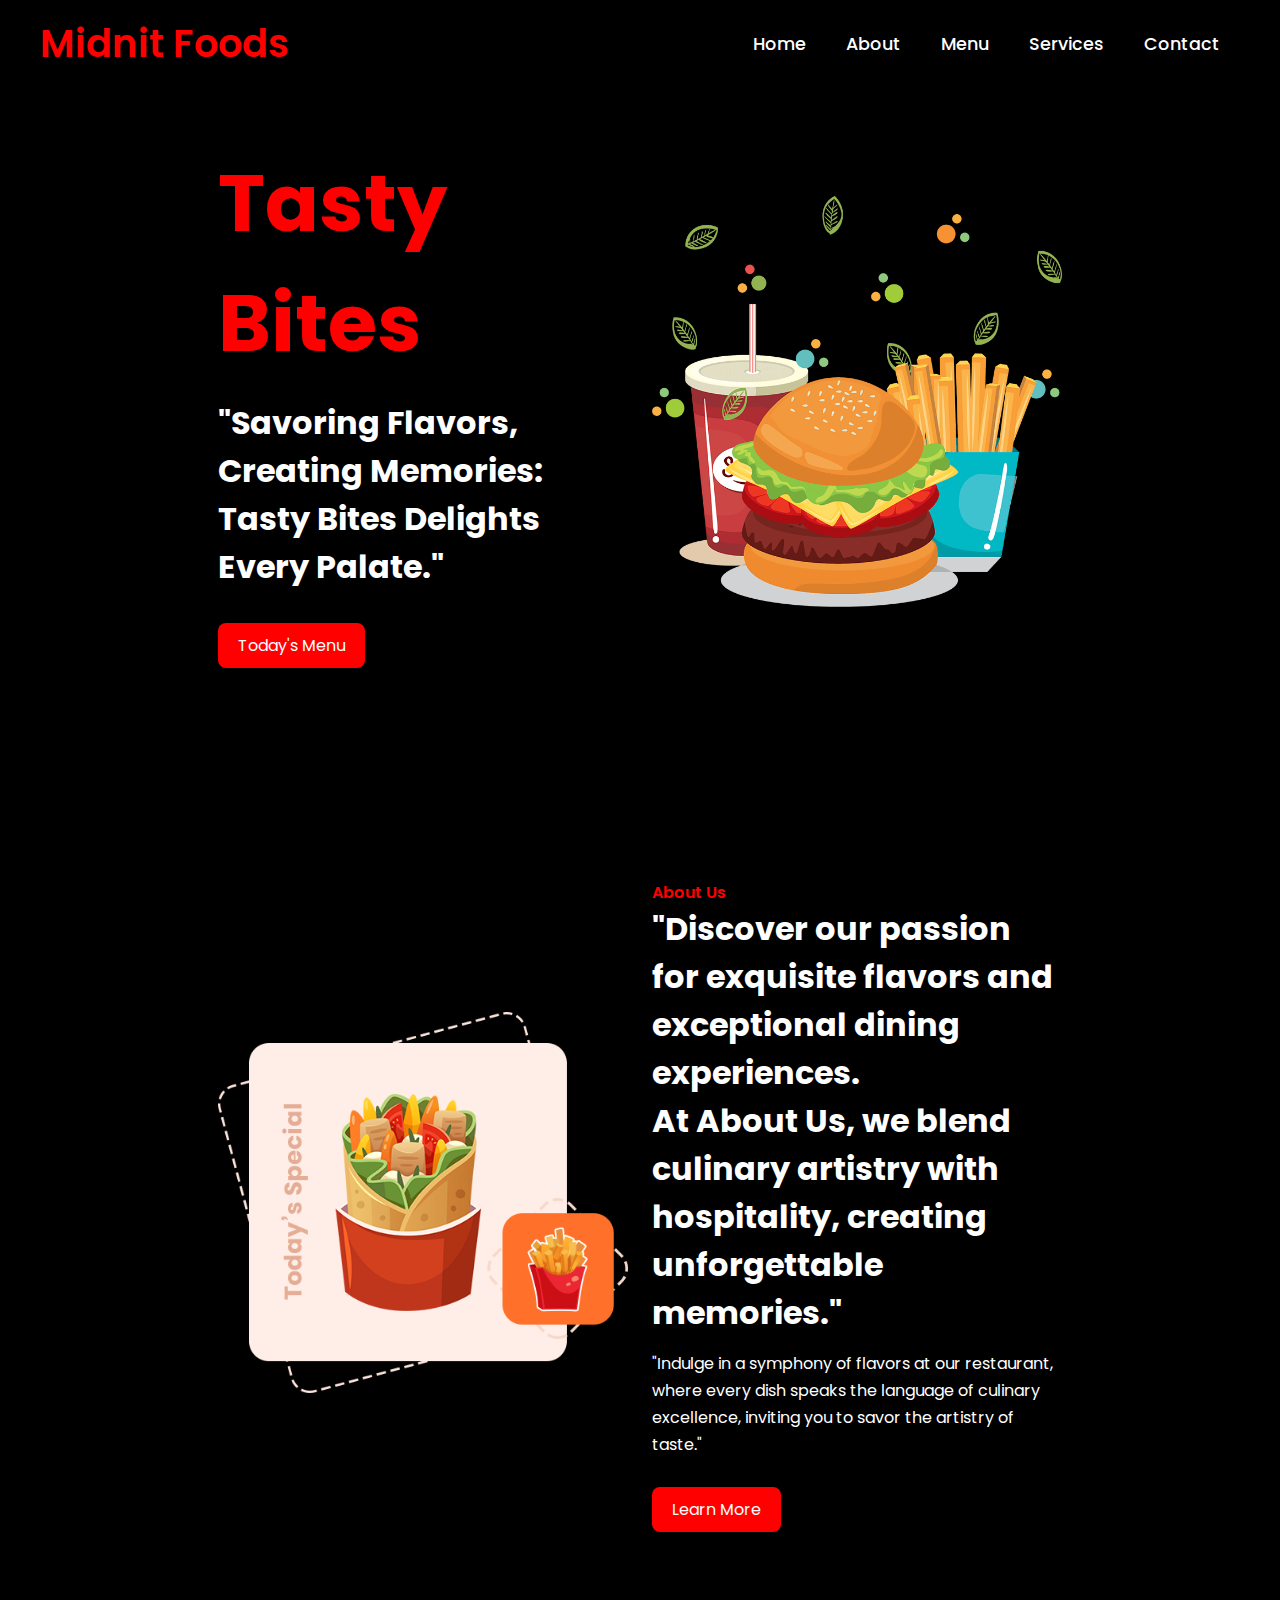
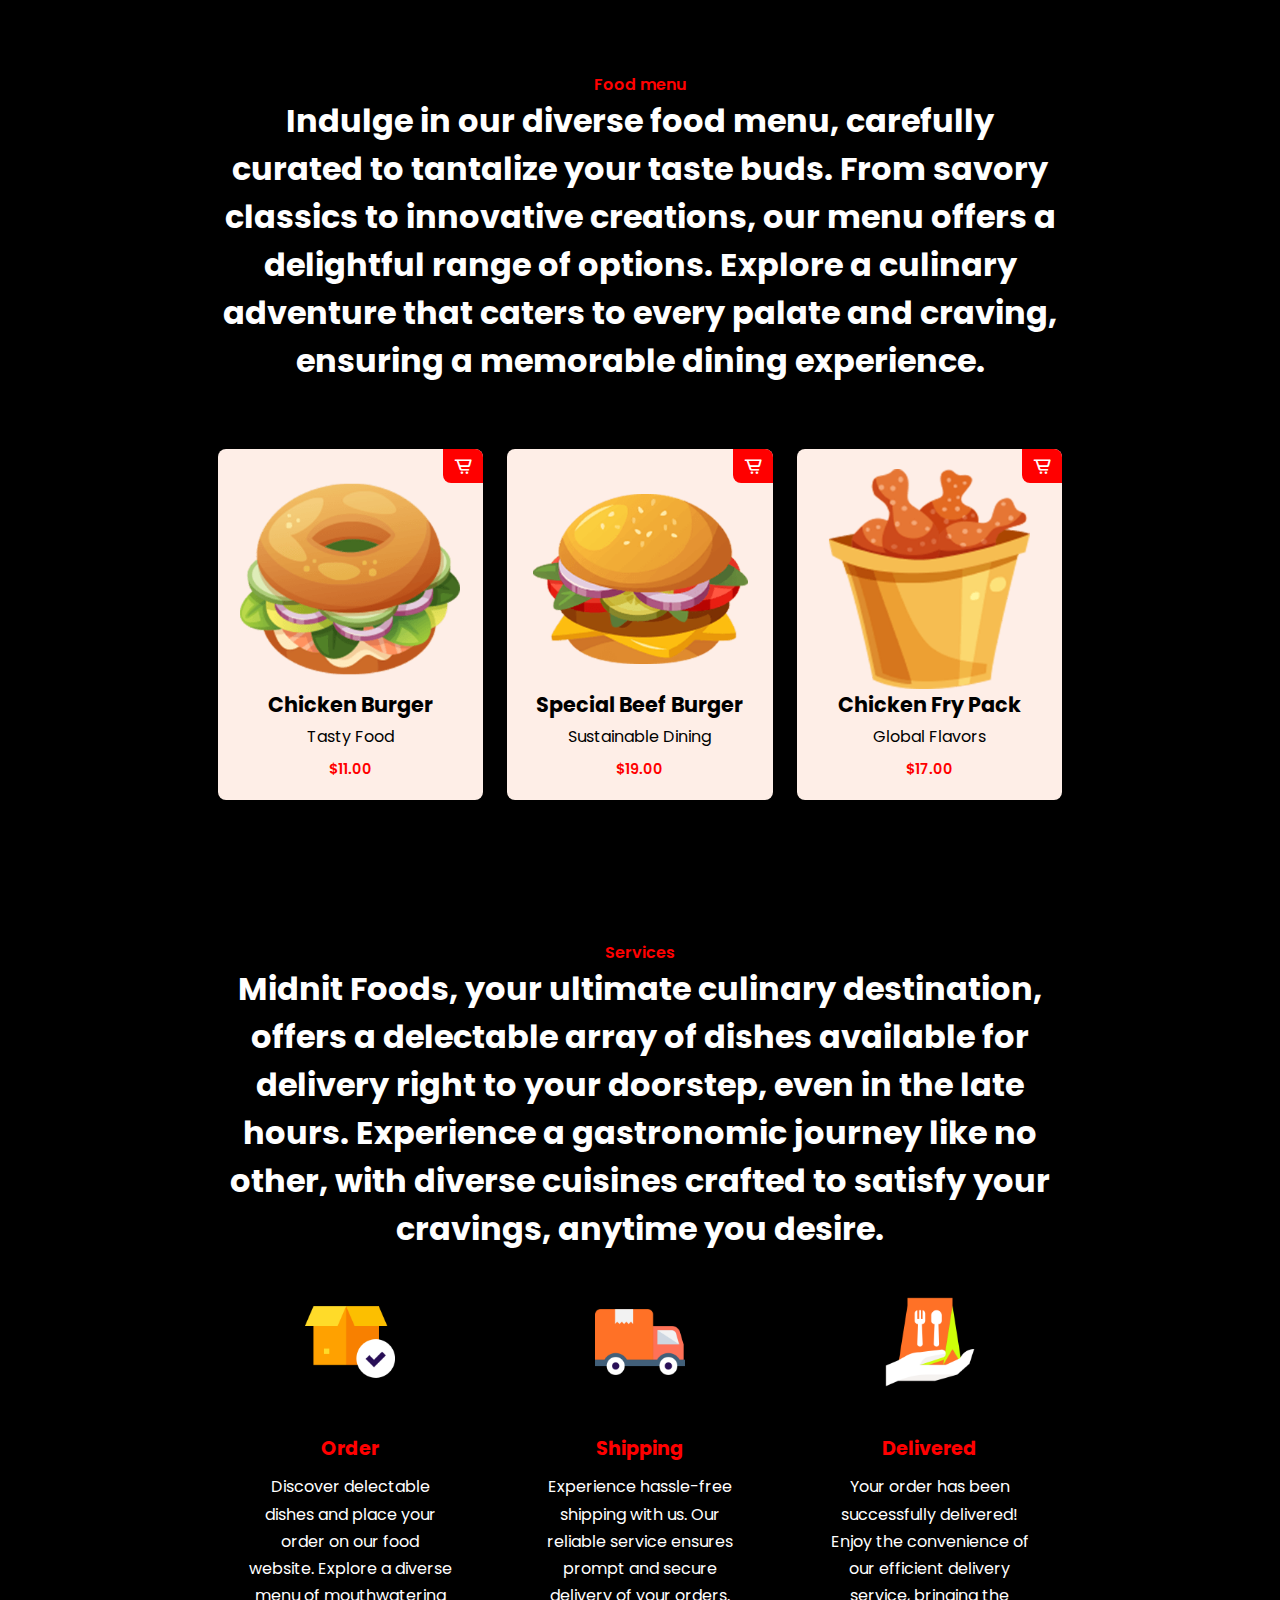
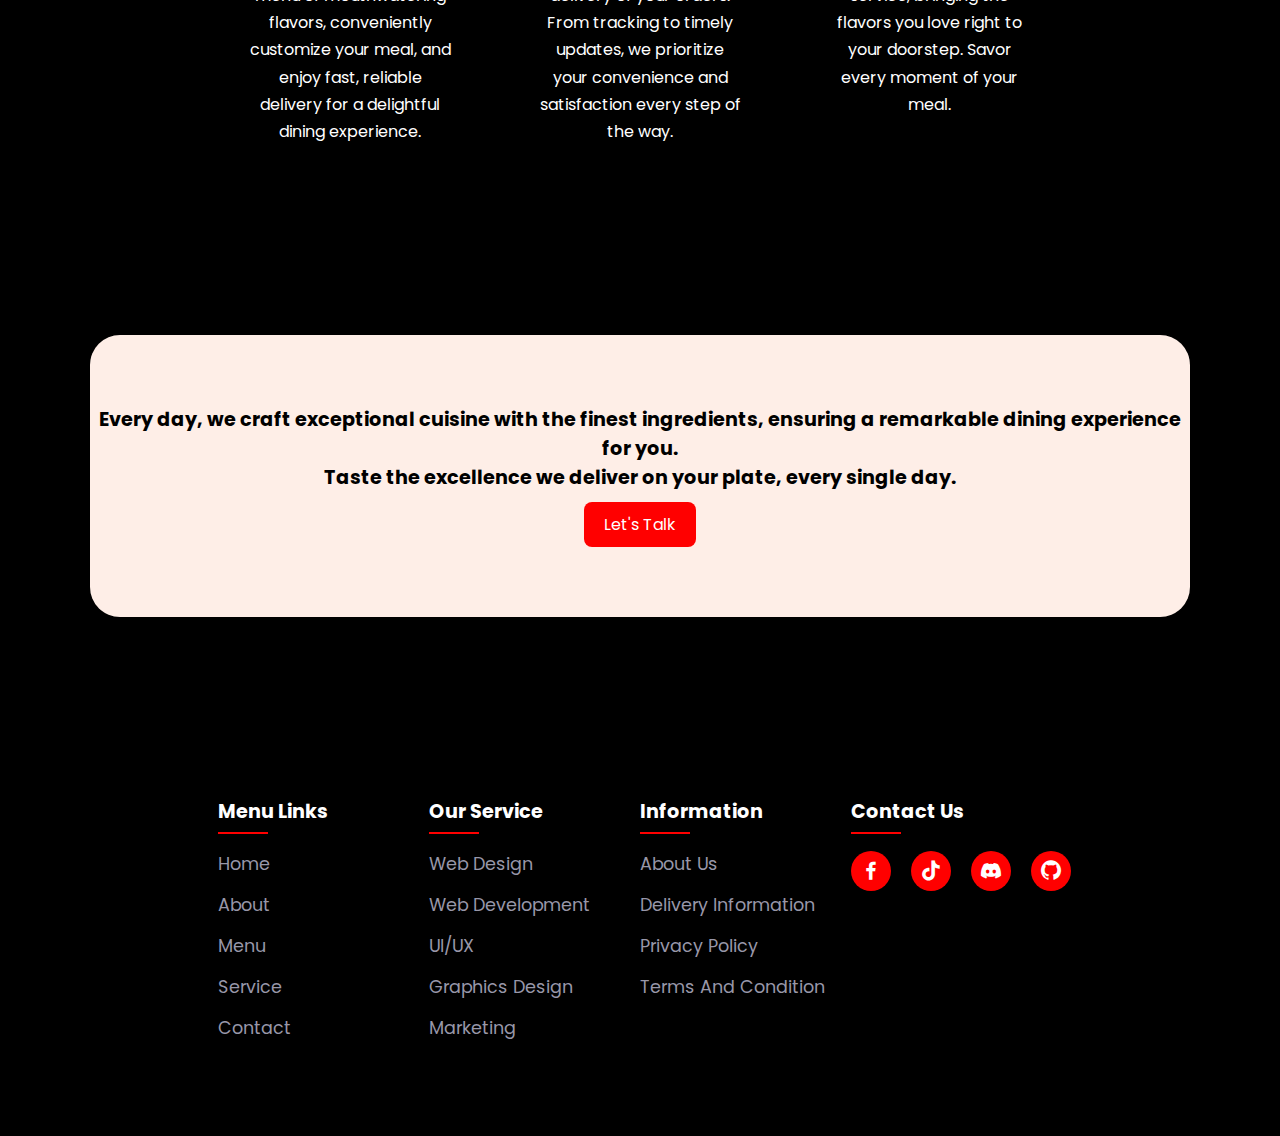
<file: index.html>
<!DOCTYPE html>
<html lang="en">
<head>
    <meta charset="UTF-8">
    <meta name="viewport" content="width=device-width, initial-scale=1.0">
    <title>§^_MIDNIT Foods</title>
    <link rel="stylesheet" href="style.css">

        <link rel="stylesheet"
    href="https://unpkg.com/boxicons@latest/css/boxicons.min.css">

    <link rel="preconnect" href="https://fonts.googleapis.com">
    <link rel="preconnect" href="https://fonts.gstatic.com" crossorigin>
    <link href="https://fonts.googleapis.com/css2?family=Alegreya+Sans+SC:wght@300&family=Poppins:wght@100;200;300;400;500;600;700;800;900&display=swap" rel="stylesheet">
</head>
<body>
    
    <header>
        <a href="#" class="logo">Midnit Foods</a>
        <div class="bx bx-menu" id="menu-icon"></div>

        <ul class="navbar">
            <li><a href="#home">Home</a></li>
            <li><a href="#about">About</a></li>
            <li><a href="#menu">Menu</a></li>
            <li><a href="#services">Services</a></li>
            <li><a href="#contact">Contact</a></li>
        </ul>
    </header>


    <!-----------home start---------->
    <section class="home" id="home">
        <div class="home-text">
            <h1>Tasty Bites</h1>
            <h2>"Savoring Flavors, Creating Memories:<br> Tasty Bites Delights Every Palate."</h2>
            <a href="total.html" class="btn">Today's Menu</a>

        </div>
        <div class="home-img">
            <img src="img/home.png" alt="home">
        </div>
    </section>

    <!-----------about start---------->

    <section class="about" id="about">
        <div class="about-img">
            <img src="img/about.png" alt="about">

        </div>
        <div class="about-text">
            <span>About Us</span>
            <h2>"Discover our passion for exquisite flavors and exceptional dining experiences.<br> At About Us, we blend culinary artistry with hospitality, creating unforgettable memories."</h2>
            <p>"Indulge in a symphony of flavors at our restaurant, where every dish speaks the language of culinary excellence, inviting you to savor the artistry of taste."</p>
                 <a href="#" class="btn">Learn More</a>
        </div>

    </section>

    <!-----------menu start---------->

    <section class="menu" id="menu">
        <div class="heading">
            <span>Food menu</span>
            <h2>Indulge in our diverse food menu, carefully curated to tantalize your taste buds. From savory classics to innovative creations, our menu offers a delightful range of options. Explore a culinary adventure that caters to every palate and craving, ensuring a memorable dining experience.</h2>
        </div>
        <div class="menu-container">
            <div class="box">
                <div class="box-img">
                    <img src="img/food1.png" alt="#">
                </div>
                <h2>Chicken Burger</h2>
                <h3>Tasty Food</h3>
                <span>$11.00</span>
                <i class='bx bx-cart-alt'></i>
            </div>

             <div class="box">
                <div class="box-img">
                    <img src="img/food2.png" alt="#">
                </div>
                <h2>Special Beef Burger</h2>
                <h3>Sustainable Dining</h3>
                <span>$19.00</span>
                <i class='bx bx-cart-alt'></i>
            </div>

             <div class="box">
                <div class="box-img">
                    <img src="img/food3.png" alt="#">
                </div>
                <h2>Chicken Fry Pack</h2>
                <h3>Global Flavors</h3>
                <span>$17.00</span>
                <i class='bx bx-cart-alt'></i>
            </div>
        </div>
    </section>

    <!-----------service start---------->

    <section class="services" id="services"> 
        <div class="heading">
            <span>Services</span>
            <h2>Midnit Foods, your ultimate culinary destination, offers a delectable array of dishes available for delivery right to your doorstep, even in the late hours. Experience a gastronomic journey like no other, with diverse cuisines crafted to satisfy your cravings, anytime you desire.</h2>
        </div>
        <div class="service-container">
            <div class="s-box">
                <img src="img/s1.png" alt="#">
                <h3>Order</h3>
                <p>Discover delectable dishes and place your order on our food website. Explore a diverse menu of mouthwatering flavors, conveniently customize your meal, and enjoy fast, reliable delivery for a delightful dining experience.</p>
            </div>

            <div class="s-box">
                <img src="img/s2.png" alt="#">
                <h3>Shipping</h3>
                <p>Experience hassle-free shipping with us. Our reliable service ensures prompt and secure delivery of your orders. From tracking to timely updates, we prioritize your convenience and satisfaction every step of the way.</p>
            </div>

            <div class="s-box">
                <img src="img/s3.png" alt="#">
                <h3>Delivered</h3>
                <p>Your order has been successfully delivered! Enjoy the convenience of our efficient delivery service, bringing the flavors you love right to your doorstep. Savor every moment of your meal.</p>
            </div>
        </div>
    </section>


    <!-----------call to action---------->

    <section class="cta">
        <h2>Every day, we craft exceptional cuisine with the finest ingredients, ensuring a remarkable dining experience for you.<br> Taste the excellence we deliver on your plate, every single day.</h2>
        <a href="#" class="btn">Let's Talk</a>
    </section>

        <!-----------footer start---------->
    <section id="contact">
        <div class="footer">
            <div class="main">
                <div class="col">
                    <h4>Menu Links</h4>
                    <ul>
                        <li><a href="#">Home</a></li>
                        <li><a href="#">About</a></li>
                        <li><a href="#">Menu</a></li>
                        <li><a href="#">Service</a></li>
                        <li><a href="#">Contact</a></li>
                    </ul>
                </div>

                <div class="col">
                    <h4>Our Service</h4>
                    <ul>
                        <li><a href="design.html">Web Design</a></li>
                        <li><a href="Web Dev.html">Web Development</a></li>
                        <li><a href="UI.html">UI/UX</a></li>
                        <li><a href="graphics.html">Graphics Design</a></li>
                        <li><a href="market.html">Marketing</a></li>
                    </ul>
                </div>

                <div class="col">
                    <h4>Information</h4>
                    <ul>
                        <li><a href="Port.html">About Us</a></li>
                        <li><a href="#">Delivery Information</a></li>
                        <li><a href="#">Privacy Policy</a></li>
                        <li><a href="#">Terms and Condition</a></li>

                    </ul>
                </div>

                <div class="col">
                    <h4>Contact Us</h4>
                    <div class="social">
                        <a href="https://www.facebook.com/profile.php?id=100090561761803"><i class='bx bxl-facebook'></i></a>
                        <a href="https://www.tiktok.com/@_midnit"><i class='bx bxl-tiktok' ></i></a>
                        <a href="https://discord.com/login"><i class='bx bxl-discord-alt' ></i></a>
                        <a href="https://github.com/MidnitAsasin101x"><i class='bx bxl-github' ></i></a>
                    </div>
                </div>
            </div>
        </div>
    </section>

    <!-----------Java Script---------->
    <script src="script.js"></script>
</body>
</html>
</file>
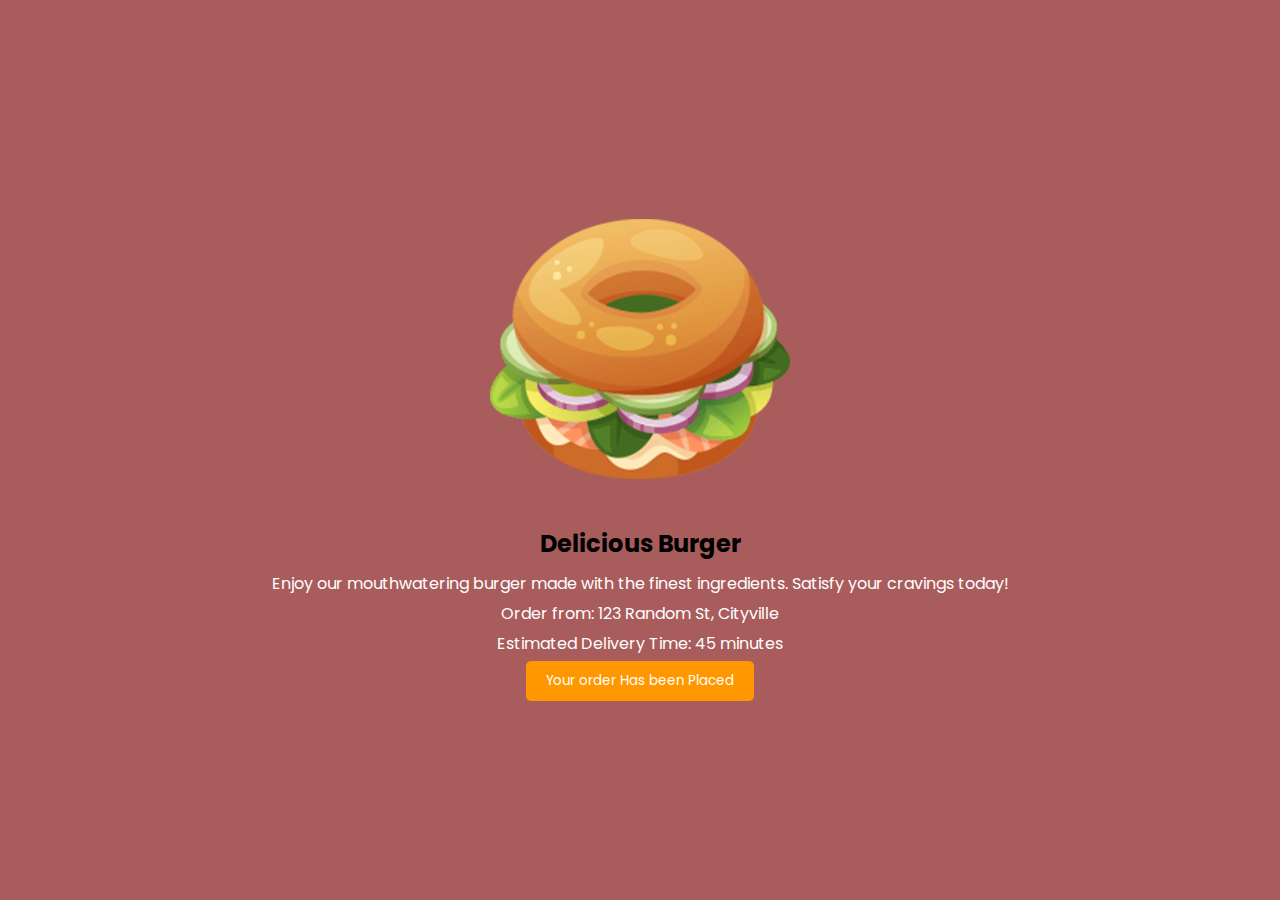
<file: burger.html>
<!DOCTYPE html>
<html lang="en">
<head>
    <meta charset="UTF-8">
    <meta name="viewport" content="width=device-width, initial-scale=1.0">
    <link rel="stylesheet" href="burgers.css">
    <title>Burger Order</title>
    
    <link rel="preconnect" href="https://fonts.googleapis.com">
    <link rel="preconnect" href="https://fonts.gstatic.com" crossorigin>
    <link href="https://fonts.googleapis.com/css2?family=Alegreya+Sans+SC:wght@300&family=Poppins:wght@100;200;300;400;500;600;700;800;900&display=swap" rel="stylesheet">
</head>
<body>
    <div class="container">
        <div class="burger">
            <img src="img/food1.png" alt="Chicken Burger">
            <h2>Delicious Burger</h2>
            <p>Enjoy our mouthwatering burger made with the finest ingredients. Satisfy your cravings today!</p>
            <p>Order from: <span id="address">123 Random St, Cityville</span></p>
            <p>Estimated Delivery Time: <span id="time">45 minutes</span></p>
            <a href="complete.html"></a>
            <button class="order-button">Your order Has been Placed</button>
        </div>
    </div>
</body>
</html>
</file>
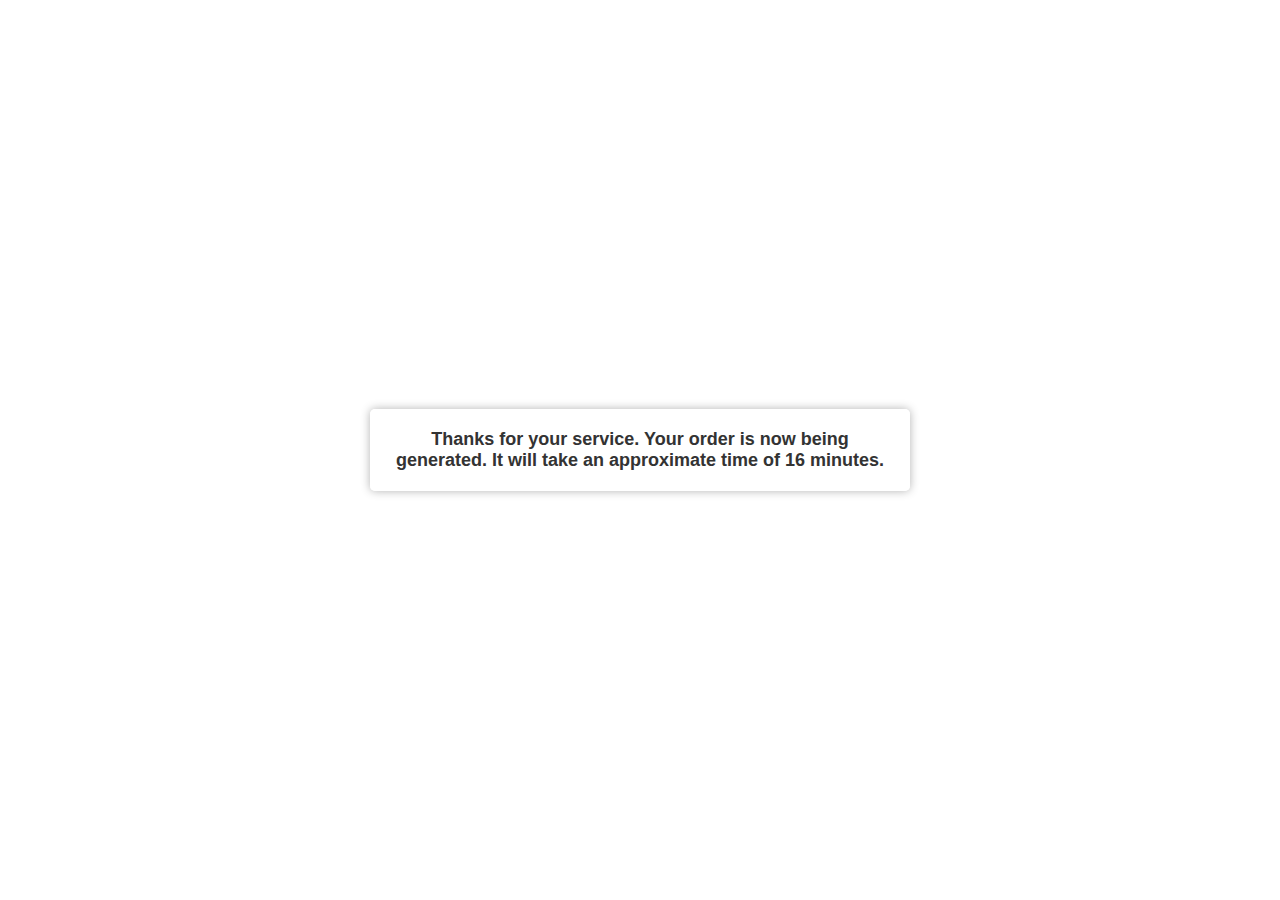
<file: complete.html>
<!DOCTYPE html>
<html lang="en">
<head>
    <meta charset="UTF-8">
    <meta name="viewport" content="width=device-width, initial-scale=1.0">
    <link rel="stylesheet" href="done.css">
    <title>Order Confirmation</title>
</head>
<body>
    <div class="background">
        <div class="order-card">
            <p class="thank-you-message">Thanks for your service. Your order is now being generated. It will take an approximate time of 16 minutes.</p>
        </div>
    </div>
</body>
</html>
</file>
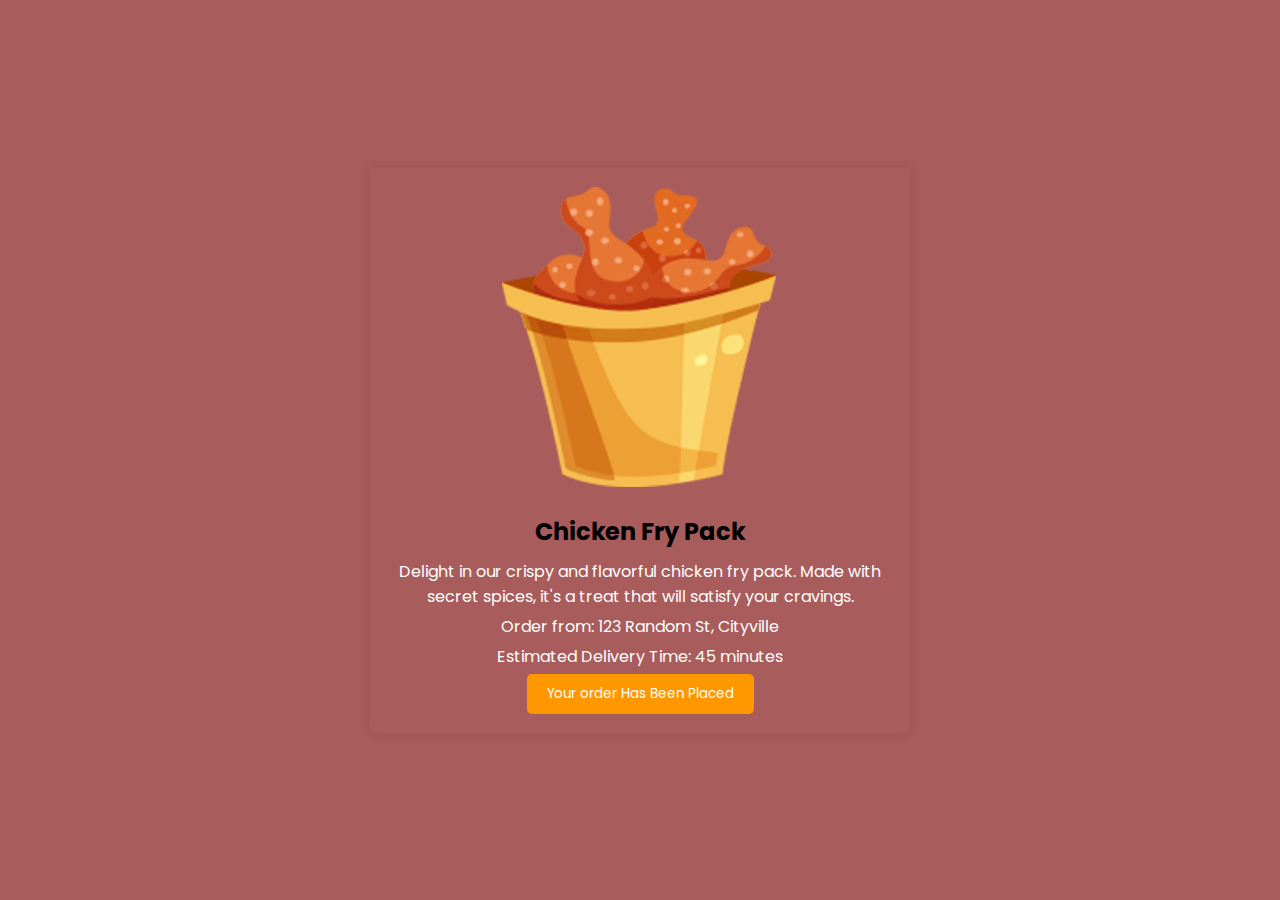
<file: frypack.html>
<!DOCTYPE html>
<html lang="en">
<head>
    <meta charset="UTF-8">
    <meta name="viewport" content="width=device-width, initial-scale=1.0">
    <link rel="stylesheet" href="frys.css">
    <title>Chicken Fry Pack</title>
    <link rel="preconnect" href="https://fonts.googleapis.com">
    <link rel="preconnect" href="https://fonts.gstatic.com" crossorigin>
    <link href="https://fonts.googleapis.com/css2?family=Alegreya+Sans+SC:wght@300&family=Poppins:wght@100;200;300;400;500;600;700;800;900&display=swap" rel="stylesheet">
</head>
<body>
    <a href="chicken_frypack.html" class="menu-link">
        <div class="menu-container">
            <img src="img/food3.png" alt="Chicken Fry Pack">
            <h2>Chicken Fry Pack</h2>
            <p>Delight in our crispy and flavorful chicken fry pack. Made with secret spices, it's a treat that will satisfy your cravings.</p>
            <p>Order from: <span id="address">123 Random St, Cityville</span></p>
            <p>Estimated Delivery Time: <span id="time">45 minutes</span></p>
            <button class="order-button">Your order Has Been Placed</button>
        </div>
    </a>
</body>
</html>
</file>
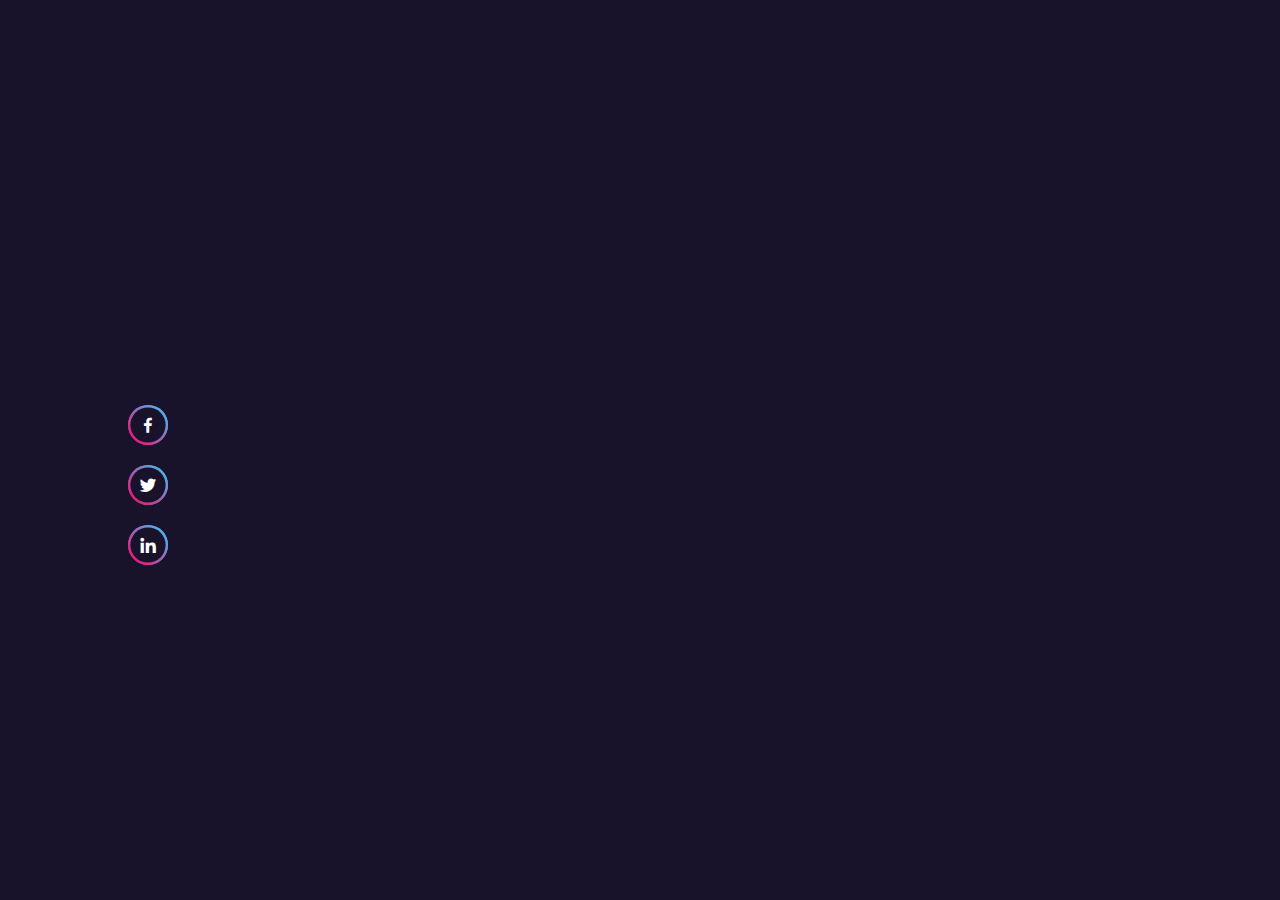
<file: Port.html>
<!DOCTYPE html>
<html lang="en">
<head>
    <meta charset="UTF-8">
    <meta name="viewport" content="width=device-width, initial-scale=1.0">
    <title>Portfolio</title>
    <link rel="stylesheet" href="Folio.css">
    <link href='https://unpkg.com/boxicons@2.1.4/css/boxicons.min.css' rel='stylesheet'>
</head>
<body>

    <header>
        <a href="#" class="logo">§^_MIDNIT</a>

        <nav class="navbar"> 
            <a href="#" style="--i:1;" class="active">Home</a>
            <a href="#" style="--i:2;">About</a>
            <a href="#" style="--i:3;">Skills</a>
            <a href="#" style="--i:4;">Portfolio</a>
            <a href="#" style="--i:5;">Contact</a>
        </nav>
    </header>

    <section class="home">

        <div class="home-sci">
            <a href="#">
                <i class='bx bxl-facebook' ></i>
            </a>
            <a href="#">
                <i class='bx bxl-twitter' ></i>
            </a>
            <a href="#">
                <i class='bx bxl-linkedin' ></i>
            </a>
        </div>
        <div class="home-content">
            <h1>Hi, I'm Ali Oyalowo</h1>
            <h3>Frontend Developer</h3>
            <p>Experienced developer with a passion for crafting
                 elegant solutions, embracing innovation, 
                and delivering impactful software through code.</p>
                <a href="#" class="btn">Hire Me</a>
        </div>
        <div class="home-img">
            <div class="glowing-circle">
                    <span></span>
                    <span></span>
                <div class="image">
                    <img src="x.png" alt="">
                </div>
            </div>
        </div>
    </section>
</body>
</html>
</file>
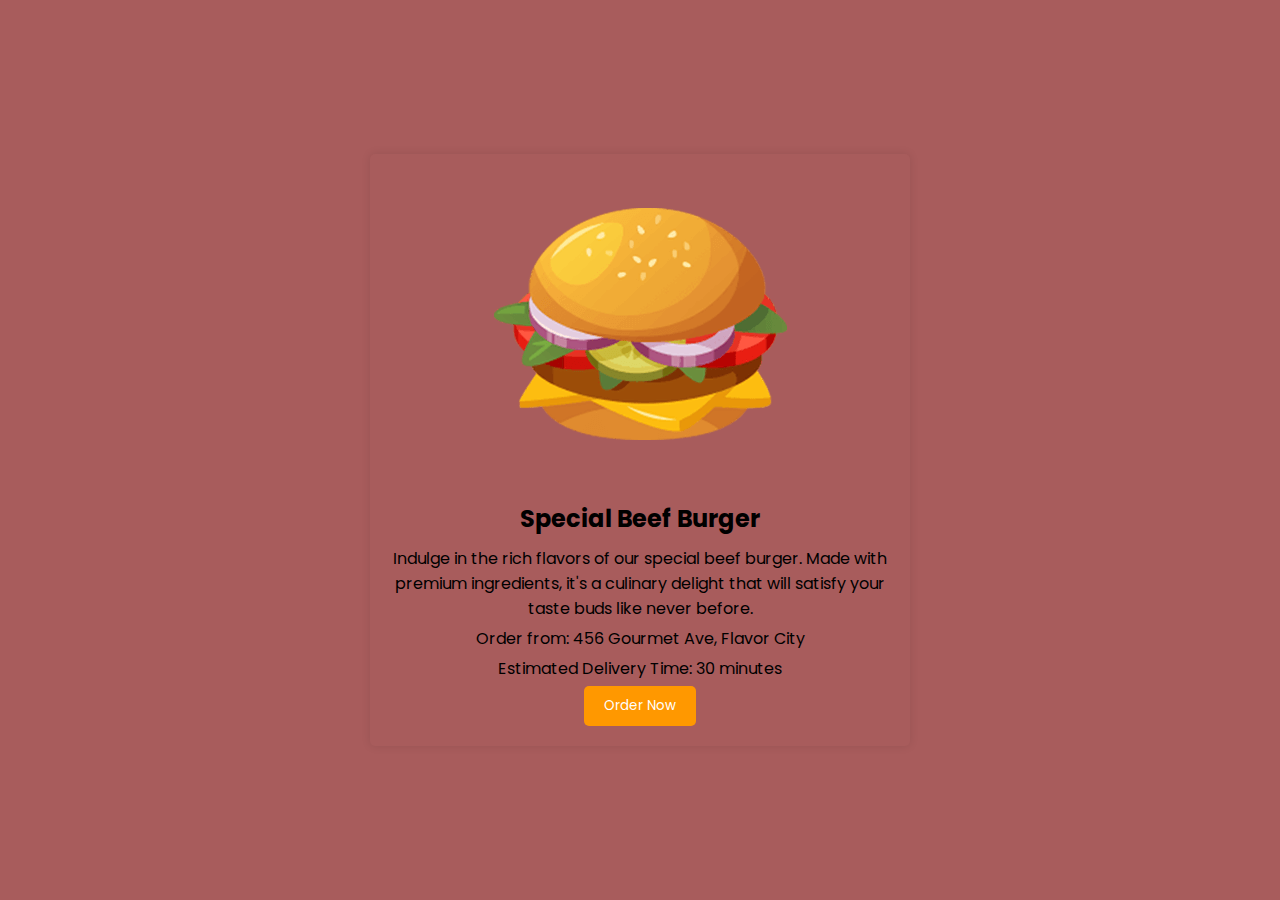
<file: special.html>
<!DOCTYPE html>
<html lang="en">
<head>
    <meta charset="UTF-8">
    <meta name="viewport" content="width=device-width, initial-scale=1.0">
    <link rel="stylesheet" href="specials.css">
    <title>Special Beef Burger</title>
    <link rel="preconnect" href="https://fonts.googleapis.com">
    <link rel="preconnect" href="https://fonts.gstatic.com" crossorigin>
    <link href="https://fonts.googleapis.com/css2?family=Alegreya+Sans+SC:wght@300&family=Poppins:wght@100;200;300;400;500;600;700;800;900&display=swap" rel="stylesheet">
</head>
<body>
    <div class="container">
        <div class="burger">
            <img src="img/food2.png" alt="Special Beef Burger">
            <h2>Special Beef Burger</h2>
            <p>Indulge in the rich flavors of our special beef burger. Made with premium ingredients, it's a culinary delight that will satisfy your taste buds like never before.</p>
            <p>Order from: <span id="address">456 Gourmet Ave, Flavor City</span></p>
            <p>Estimated Delivery Time: <span id="time">30 minutes</span></p>
            <button class="order-button">Order Now</button>
        </div>
    </div>
</body>
</html>
</file>
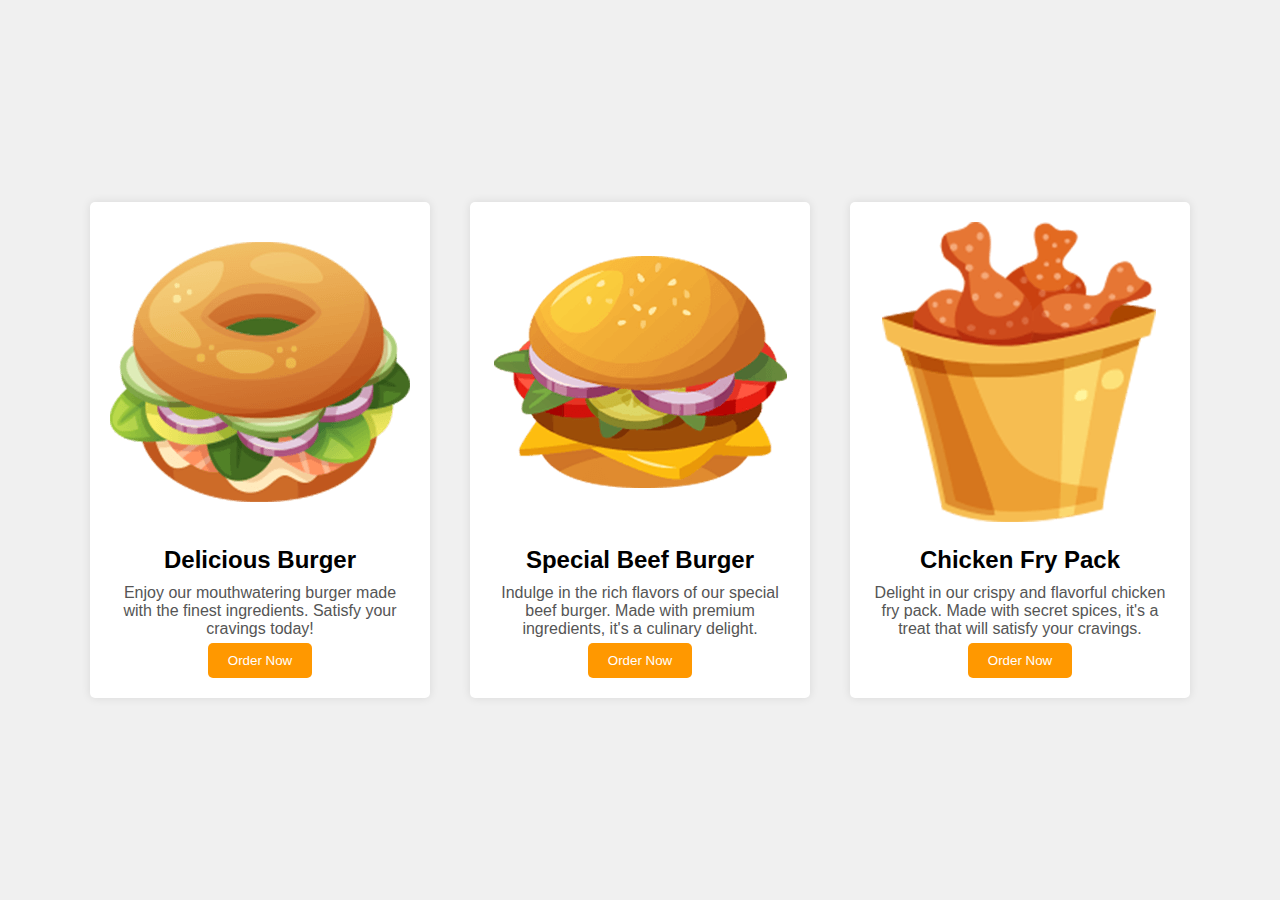
<file: total.html>
<!DOCTYPE html>
<html lang="en">
<head>
    <meta charset="UTF-8">
    <meta name="viewport" content="width=device-width, initial-scale=1.0">
    <link rel="stylesheet" href="totals.css">
    <title>Order Cards</title>
</head>
<body>
    <div class="order-card">
        <a href="burger.html" class="order-link">
            <img src="img/food1.png" alt="Delicious Burger">
            <h2>Delicious Burger</h2>
            <p>Enjoy our mouthwatering burger made with the finest ingredients. Satisfy your cravings today!</p>
            <button class="order-button">Order Now</button>
        </a>
    </div>
    
    <div class="order-card">
        <a href="special_burger.html" class="order-link">
            <img src="img/food2.png" alt="Special Beef Burger">
            <h2>Special Beef Burger</h2>
            <p>Indulge in the rich flavors of our special beef burger. Made with premium ingredients, it's a culinary delight.</p>
            <button class="order-button">Order Now</button>
        </a>
    </div>
    
    <div class="order-card">
        <a href="frypack.html" class="order-link">
            <img src="img/food3.png" alt="Chicken Fry Pack">
            <h2>Chicken Fry Pack</h2>
            <p>Delight in our crispy and flavorful chicken fry pack. Made with secret spices, it's a treat that will satisfy your cravings.</p>
            <button class="order-button">Order Now</button>
        </a>
    </div>
</body>
</html>
</file>
<file: style.css>
*{
    padding: 0;
    margin: 0;
    box-sizing: border-box;
    font-family: 'Poppins', sans-serif;
    scroll-behavior: smooth;
    list-style: none;
    text-decoration: none;
    
}

:root{
    --main-color:red;
    --text-color:#fff;
    --bg-color:black;
    --big-fonts:5rem;
    --h2-font:2.25rem;
    --p-font:0.9rem;

}

*::selection{
    background: var(--main-color);
    color: #fff;

}

body{
    color: var(--text-color);
    background: var(--bg-color);
}

header{
    position: fixed;
    top: 0;
    right: 0;
    width: 100%;
    z-index: 1000;
    display: flex;
    align-items: center;
    justify-content: space-between;
    padding: 30px 170px;
    background: var(--bg-color);
}

.logo{
    color: var(--main-color);
    font-weight: 600;
    font-size: 2.4rem;
}

.navbar{
    display:flex;
}
.navbar a {
    color: var(--text-color);
    font-size: 1.1rem;
    padding: 10px 20px;
    font-weight: 500;
}
.navbar a:hover{
    color: var(--main-color);
    transition: .4s;
}

#menu-icon{
    font-size: 2rem;
    cursor: pointer;
    display: none;
}

section{
    padding: 70PX 17%;

}

.home{
    width:100%;
    min-height: 90vh;
    display: grid;
    grid-template-columns: repeat(2, 1fr);
    grid-gap: 1.5rem;
    align-items: center;

}

.home-img img{
    max-width: 100%;
    width: 600px;
    height: auto;

}

.home-text h1{
    font-size: var(--big-fonts);
    color: var(--main-color)
}

.home-text h2{
    font-size: var(--h2-font);
    margin: 1rem 0 2rem;
}

.btn{
    display: inline-block;
    padding: 10px 20px;
    background: var(--main-color);
    color: #fff;
    border-radius: 0.5rem;

}

.btn:hover{
    transform: scale(1.2) translateY(10px);
    transition: .4s;
    
}

.about{
    display: grid;
    grid-template-columns: repeat(2, 2fr);
    grid-gap: 1.5rem;
    align-items: center;
}

.about-img img{
    max-width: 100%;
    width: 480px;
    height: auto;

}

.about-text span{
    color:var(--main-color);
    font-weight: 600;
}

.about-text h2{
    font-size: var(--h2-font);

}
.about-text p{
    margin:0.8rem 0 1.8rem;
    line-height: 1.7;
    
}
.heading{
    text-align: center;

}

.heading span{
    color:var(--main-color);
    font-weight: 600;

}

.heading h2{
    font-size: var(--h2-font);
}

.menu-container{
    display: grid;
    grid-template-columns: repeat(auto-fit, minmax(220px,auto));
    grid-gap: 1.5rem;
    align-items: center;
}

.box{
    position: relative;
    margin-top: 4rem;
    height: auto;
    display: flex;
    flex-direction: column;
    align-items: center;
    justify-content: center;
    background: #feeee7;    
    padding: 20px;
    border-radius: 0.5rem;
}

.box-img{
    width: 220px;
    height: 220px;
}

.box-img img{
    width: 100%;
    height: 100%;
}

.box h2{
    font-size: 1.3rem;
    color:var(--bg-color)

}

.box h3{
color: var(--bg-color);
font-size: 1rem;
font-weight: 400;
margin: 4px 0 10px;

}

.box span{
    font-size: var(--p-font);
    color: var(--main-color);
    font-weight: 600;
}

.box .bx{
    background: var(--main-color);
    position: absolute;
    top: 0;
    right: 0;
    font-size: 20px;
    padding: 7px 10px;
    border-radius: 0 0.5rem 0 0.5rem;
}

.service-container{
    display: grid;
    grid-template-columns: repeat(auto-fit,minmax(240px, auto));
    grid-gap: 1.5rem;
    margin-top: 1.5rem;

}

.s-box{
    text-align: center;
    padding: 20px 30px ;
}

.s-box img{
    width: 90px;
}

.s-box h3{
    margin: 40px 0 10px;
    color: var(--main-color);
    font-size: 1.2rem;
}

.s-box p{
    line-height: 1.7;
}

.cta{
    background: #feeee7;
    padding: 70px 0;
    text-align: center;
    width: 86%;
    margin: 100px auto;
    border-radius: 30px;
}

.cta h2{
    font-size: 1.2rem;
    color: var(--bg-color);
    margin-bottom: 10px;
}

.main{
    display: flex;
    flex-wrap: wrap;

}

.footer{
    padding: 10px 0;
}

.col{
    width: 25%;
}

.col h4{
    font-size: 1.2rem;
    color:var(--text-color);
    margin-bottom: 25px;
    position: relative;

}

.col h4::before{
content: "";
position: absolute;
height: 2px;
width: 50px;
left: 0;
bottom: -8px;
background: var(--main-color);
}

.col ul li:not(last-child) {
    margin-bottom: 15px;

}

.col ul li a{
    color: #9897a9;
    font-size: 1.1rem;
    display: block;
    text-transform: capitalize;
    transition: .4s;
}

.col ul li a:hover{
    color: var(--text-color);
    transform: translateX(-12px);
}

.col .social{
    width: 220px;
    display: flex;
    align-items: center;
    justify-content: space-between;
}

.col .social a{
    height: 40px;
    width: 40px;
    background: var(--main-color);
    color: var(--text-color);
    display: inline-flex;
    align-items: center;
    justify-content: center;
    font-size: 1.5rem;
    border-radius: 50%;
    transition: .4s;
}

.col .social a:hover{
    transform: scale(1.2);
    color: var(--bg-color);
    background: var(--text-color);

}

@media (max-width: 1560px) {
    header{
        padding: 15px 40px;
    }
    :root{
        --big-font:3.5rem;
        --h2-font:2rem;
    }
}

@media (max-width: 1140px) {
     section{
        padding: 50px 8%;
     }
     #menu-icon{
        display: initial;
        color: var(--text-color);
     }
     header .navbar{
        position: absolute;
        top: -400px;
        left: 0;
        right: 0;
        display: flex;
        flex-direction: column;
        text-align: center;
        background: #191820;
        transition: .3s;
     }
     header .navbar.active{
        top:70px;

     }
     .navbar a{
        padding:1.5rem;
        display: block;
     }
     .col{
        width:50%;
        margin-bottom: 10px;
     }
}

@media (max-width: 720px) {
    header{
        padding: 10px 16px;
    }
    .home{
        grid-template-columns: 1fr;
        text-align: center;
    }
    .about{
        grid-template-columns: 1fr;
        text-align: center;
    }
    .about-img{
        order: 2;
    }
    section{
        padding: 100px 7%;
    }
}

@media (max-width: 575px) {
    .col{
        width: 100%;
    }

    :root{
        --h2-font:1.25rem;
    }
}
</file>
<file: burgers.css>
*{
    font-family: 'Poppins', sans-serif;
}
body {
    font-family: 'Poppins', sans-serif;
    margin: 0;
    padding: 0;
    display: flex;
    justify-content: center;
    align-items: center;
    min-height: 100vh;
    background-color: #a85c5c;
}

.container {
    background-color: #a85c5c;
    padding: 20px;
    border-radius: 5px;
    text-align: center;
}

.burger img {
    max-width: 100%;
    height: auto;
    margin-bottom: 10px;
}

.burger h2 {
    font-size: 24px;
    margin: 10px 0;
}

.burger p {
    margin: 5px 0;
    color: #ffffff;
}

.order-button {
    background-color: #ff9800;
    color: #fff;
    border: none;
    padding: 10px 20px;
    border-radius: 5px;
    cursor: pointer;
    transition: background-color 0.3s ease;
}

.order-button:hover {
    background-color: #f57c00;
}
</file>
<file: done.css>
body, html {
    margin: 0;
    padding: 0;
    height: 100%;
    font-family: Arial, sans-serif;
}

.background {
    background-image: url('https://images.unsplash.com/photo-1499028344343-cd173ffc68a9?ixlib=rb-4.0.3&ixid=M3wxMjA3fDB8MHxwaG90by1wYWdlfHx8fGVufDB8fHx8fA%3D%3D&auto=format&fit=crop&w=2070&q=80');
    background-size: cover;
    background-position: center;
    display: flex;
    justify-content: center;
    align-items: center;
    height: 100%;
}

.order-card {
    background-color: rgba(255, 255, 255, 0.8);
    padding: 20px;
    border-radius: 5px;
    text-align: center;
    max-width: 500px;
    width: 70%;
    box-shadow: 0 0 10px rgba(0, 0, 0, 0.3);
}

.thank-you-message {
    font-size: 18px;
    color: #333;
    margin: 0;
    font-weight: 900;
}

.estimated-time {
    font-weight: 900;
}
</file>
<file: frys.css>
*{
    font-family: 'Poppins', sans-serif;
}
body {
    font-family: 'Poppins', sans-serif;
    margin: 0;
    padding: 0;
    display: flex;
    justify-content: center;
    align-items: center;
    min-height: 100vh;
    background-color: #a85c5c;
}

.menu-link {
    text-decoration: none;
    color: inherit;
}

.menu-container {
    background-color: #a85c5c;
    padding: 20px;
    box-shadow: 0 0 10px rgba(0, 0, 0, 0.1);
    border-radius: 5px;
    text-align: center;
    max-width: 500px;
    margin: 0 auto;
}

.menu-container img {
    max-width: 100%;
    height: auto;
    margin-bottom: 10px;
}

.menu-container h2 {
    font-size: 24px;
    margin: 10px 0;
}

.menu-container p {
    margin: 5px 0;
    color: #ffffff;
}
.order-button {
    background-color: #ff9800;
    color: #fff;
    border: none;
    padding: 10px 20px;
    border-radius: 5px;
    cursor: pointer;
    transition: background-color 0.3s ease;
}

.order-button:hover {
    background-color: #f57c00;
}
</file>
<file: Folio.css>
@import url(
    <link rel="preconnect" href="https://fonts.googleapis.com">
    <link rel="preconnect" href="https://fonts.gstatic.com" crossorigin>
    <link href="https://fonts.googleapis.com/css2?family=Borel&family=Cabin:wght@600&family=Germania+One&family=Josefin+Sans&family=Poppins:wght@300&display=swap" rel="stylesheet">
);
*{
    margin: 0;
    padding: 0;
    box-sizing: border-box;
    font-family: 'Poppins', sans-serif;

}
body{
    background: #18122B;
    color: white;
}
header {
    position: fixed;
    top: 0;
    left: 0;
    width: 100%;
    padding: 20px 10%;
    background: transparent;
    display: flex;
    justify-content: space-between;
    align-items: center;
    z-index: 100;
}
.logo{
    font-size: 25px;
    color: white;
    text-decoration: none;
    font-weight: 600;
    pointer-events: none;
    opacity: 0;
    animation: slideTop 1s ease forwards;
}
.navbar a {
    display: inline-block;
    font-size: 18px;
    color: white;
    text-decoration: none;
    font-weight: 550;
    margin-left: 35px;
    opacity: 0;
    animation: slideTop .5s ease forwards;
    animation-delay: calc(.2s * var(--i));
}
.navbar a.active,
.navbar a:hover{
    background: linear-gradient(45deg,#f06,#3cf);
    -webkit-text-fill-color: transparent;
    -webkit-background-clip: text;
}
.home{
    width:100%;
    height:100vh;
    display: flex;
    align-items: center;
    padding: 70px 10% 0;
    justify-content: space-between;

}
.home-content{
    /* background: yellowgreen; */
    max-width: 500px;
    margin-left: -30px;


} 
.home-content h1 {
    font-size: 56px;
    font-weight: 700;
    line-height: 1.2;
    opacity: 0;
    animation: slideRight 1s ease forwards;
    animation-delay: .7s;
}
.home-content h3 {
    font-size: 32px;
    font-weight: 700;
    opacity: 0;
    animation: slideLeft 1s ease forwards;
    animation-delay: 1s;
}
.home-content p {
    font-size: 16px;
    margin: 20px 0 40px;
    opacity: 0;
    animation: slideLeft 1s ease forwards;
    animation-delay: 1.3s;
}
.btn {
    position: relative;
    display: inline-flex;
    justify-content: center;
    align-items: center;
    width: 180px;
    height: 48px;
    /* background: yellowgreen; */
    border-radius: 40px;
    font-size: 19px;
    color: white;
    text-decoration: none;
    font-weight: 600;
    letter-spacing: 1px;
    z-index: 1;
    opacity: 0;
    animation: slideTop 1s ease forwards;
    animation-delay: 1.8s;

}
.btn::before{
    content: '';
    position: absolute;
    top: 0;
    left: 0;
    inset: 0;
    background: linear-gradient(45deg,#f06,#3cf,#f06);
    background-position: 0 0;
    z-index: -1;
    border-radius: 40px;
    background-size:200% ;
    filter: blur(5px);
    transition: .5s ease;
}   
.btn:hover::before{
    background-position: 100% 0;
}
.btn::after{
    content: '';
    position: absolute;
    top: 0;
    left: 0;
    inset: 0;
    background: linear-gradient(45deg,#f06,#3cf,#f06);
    background-position: 0 0;
    z-index: -1;
    border-radius: 40px;
    background-size:200% ;
    transition: .5s ease;
}
.btn:hover::after{
    background-position: 100% 0;
}
.home-sci a{
    position: relative;
    display: flex;
    justify-content: center;
    align-items: center;
    width: 40px;
    height: 40px;
    background: linear-gradient(45deg,#f06,
    #3cf);
    border-radius: 50%;
    font-size: 20px;
    color: white;
    text-decoration: none;
    margin: 20px 0;
    z-index: 1;
}
.home.sci a:nth-child(1){
    opacity: 0;
    animation: slideBottom 1s ease forwards;
    animation-delay: 2.1s;
}
.home.sci a:nth-child(2){
    opacity: 0;
    animation: slideRight 1s ease forwards;
    animation-delay: 2.1s;
}
.home.sci a:nth-child(3){
    opacity: 0;
    animation: slideTop 1s ease forwards;
    animation-delay: 2.1s;
}
.home-sci a::before {
    content: '';
    position: absolute;
    width: 100%;
    height: 100%;
    background: linear-gradient(45deg,#f06,
    #3cf);
    border-radius: 50%;
    z-index: -1; 
    transition: .5s ease; 
}
.home-sci a:hover::before{
    filter: blur(5px);
}

.home-sci a::after {
    content: '';
    position: absolute;
    width: 100%;
    height: 100%;
    background: #18122B;
    border-radius: 50%;
    transform: scale(.88);
    z-index: -1; 
    transition: .5s ease; 
}
.home-sci a:hover::after {
    transform: scale(0);
}
.home-img{
    width: 410px;
    height:410px;
    opacity: 0;
    animation: zoomIn 1s ease forwards, floatImage
    4s ease-in-out infinite;
    animation-delay: 2.1s,3.1s;
    /* background: red; */

}
.home-img .glowing-circle{
    position: relative;
    width: 100%;
    height: 100%;
    border-radius: 50%;
    display: flex;
    justify-content: center;
    align-items: center;
}
.home-img .glowing-circle::after{
    content: '';
    position: absolute;
    width: 380px;
    height: 380px;
    background: #18122B;
    border-radius: 50%;

}
.glowing-circle span{
    position: absolute;
    width:100%;
    height: 100%;
    background: linear-gradient(45deg,#f06,
    #3cf);
    border-radius: 50%;
    animation: circleRotate 5s linear infinite;
}
.glowing-circle span:nth-child(1){
    filter: blur(10px);
}
.glowing-circle .image{
    position: relative;
    width: 380px;
    height: 380px;
    border-radius: 50%;
    z-index: 1;
    overflow: hidden;
}
.image img{
    position: absolute;
    top: 30px;
    left: 50%;
    transform: translateX(-50%);
    max-width: 350px;
    object-fit: cover;

}
/* KEYFRAMES ANIMATION */
@keyframes slideTop{
    0% {
        opacity: 0;
        transform: translateY(100px);
    }
    100% {
        opacity: 1;
        transform: translateY(0);
    }
}
@keyframes slideRight{
    0% {
        opacity: 0;
        transform: translateX(-100px);
    }
    100% {
        opacity: 1;
        transform: translateX(0);
    }
}
@keyframes slideLeft{
    0% {
        opacity: 0;
        transform: translateX(100px);
    }
    100% {
        opacity: 1;
        transform: translateX(0);
    }
}
@keyframes slideBottom{
    0% {
        opacity: 0;
        transform: translateX(-100px);
    }
    100% {
        opacity: 1;
        transform: translateX(0);
    }
}
@keyframes zoomIn {
    0%{
        opacity: 0;
        transform: scale(0);
    }
    100%{
        opacity: 100;
        transform: scale(1);
    }
}
@keyframes floatImage{
    0%{
        transform: translateY(0);
    }
    50%{
        transform: translateY(-24px);
    }
    100%{
        transform: translateY(0);
    }
}
@keyframes circleRotate {
    0%{
        transform: rotate(0);
    }
    100%{
        transform: rotate(360deg);
    }
}
@media (max-width: 1024px) {
    .home-content{
        position: absolute;
        right: 530px;
        max-width: 300px;
    }
}
</file>
<file: specials.css>
*{
    font-family: 'Poppins', sans-serif;
}
body {
    font-family: 'Poppins', sans-serif;
    margin: 0;
    padding: 0;
    display: flex;
    justify-content: center;
    align-items: center;
    min-height: 100vh;
    background-color: #a85c5c;
}

.container {
    background-color: #a85c5c;
    padding: 20px;
    box-shadow: 0 0 10px rgba(0, 0, 0, 0.1);    border-radius: 5px;
    text-align: center;
    max-width: 500px;
    margin: 0 auto;
}

.burger img {
    max-width: 100%;
    height: auto;
    margin-bottom: 10px;
}

.burger h2 {
    font-size: 24px;
    margin: 10px 0;
}

.burger p {
    margin: 5px 0;
    color: fff;
}

.order-button {
    background-color: #ff9800;
    color: #fff;
    border: none;
    padding: 10px 20px;
    border-radius: 5px;
    cursor: pointer;
    transition: background-color 0.3s ease;
}

.order-button:hover {
    background-color: #f57c00;
}
</file>
<file: totals.css>
body {
    font-family: Arial, sans-serif;
    margin: 0;
    padding: 0;
    display: flex;
    justify-content: center;
    align-items: center;
    min-height: 100vh;
    background-color: #f0f0f0;
}

.order-card {
    background-color: #fff;
    padding: 20px;
    box-shadow: 0 0 10px rgba(0, 0, 0, 0.1);
    border-radius: 5px;
    text-align: center;
    max-width: 300px;
    margin: 20px;
}

.order-card img {
    max-width: 100%;
    height: auto;
    margin-bottom: 10px;
}

.order-card h2 {
    font-size: 24px;
    margin: 10px 0;
}

.order-card p {
    margin: 5px 0;
    color: #555;
}

.order-button {
    background-color: #ff9800;
    color: #fff;
    border: none;
    padding: 10px 20px;
    border-radius: 5px;
    cursor: pointer;
    transition: background-color 0.3s ease;
}

.order-button:hover {
    background-color: #f57c00;
}

.order-link {
    text-decoration: none;
    color: inherit;
}

/* Media Query for Android devices */
@media only screen and (max-width: 600px) {
    .order-card {
        max-width: 100%;
        margin: 20px 0;
    }
}
</file>
